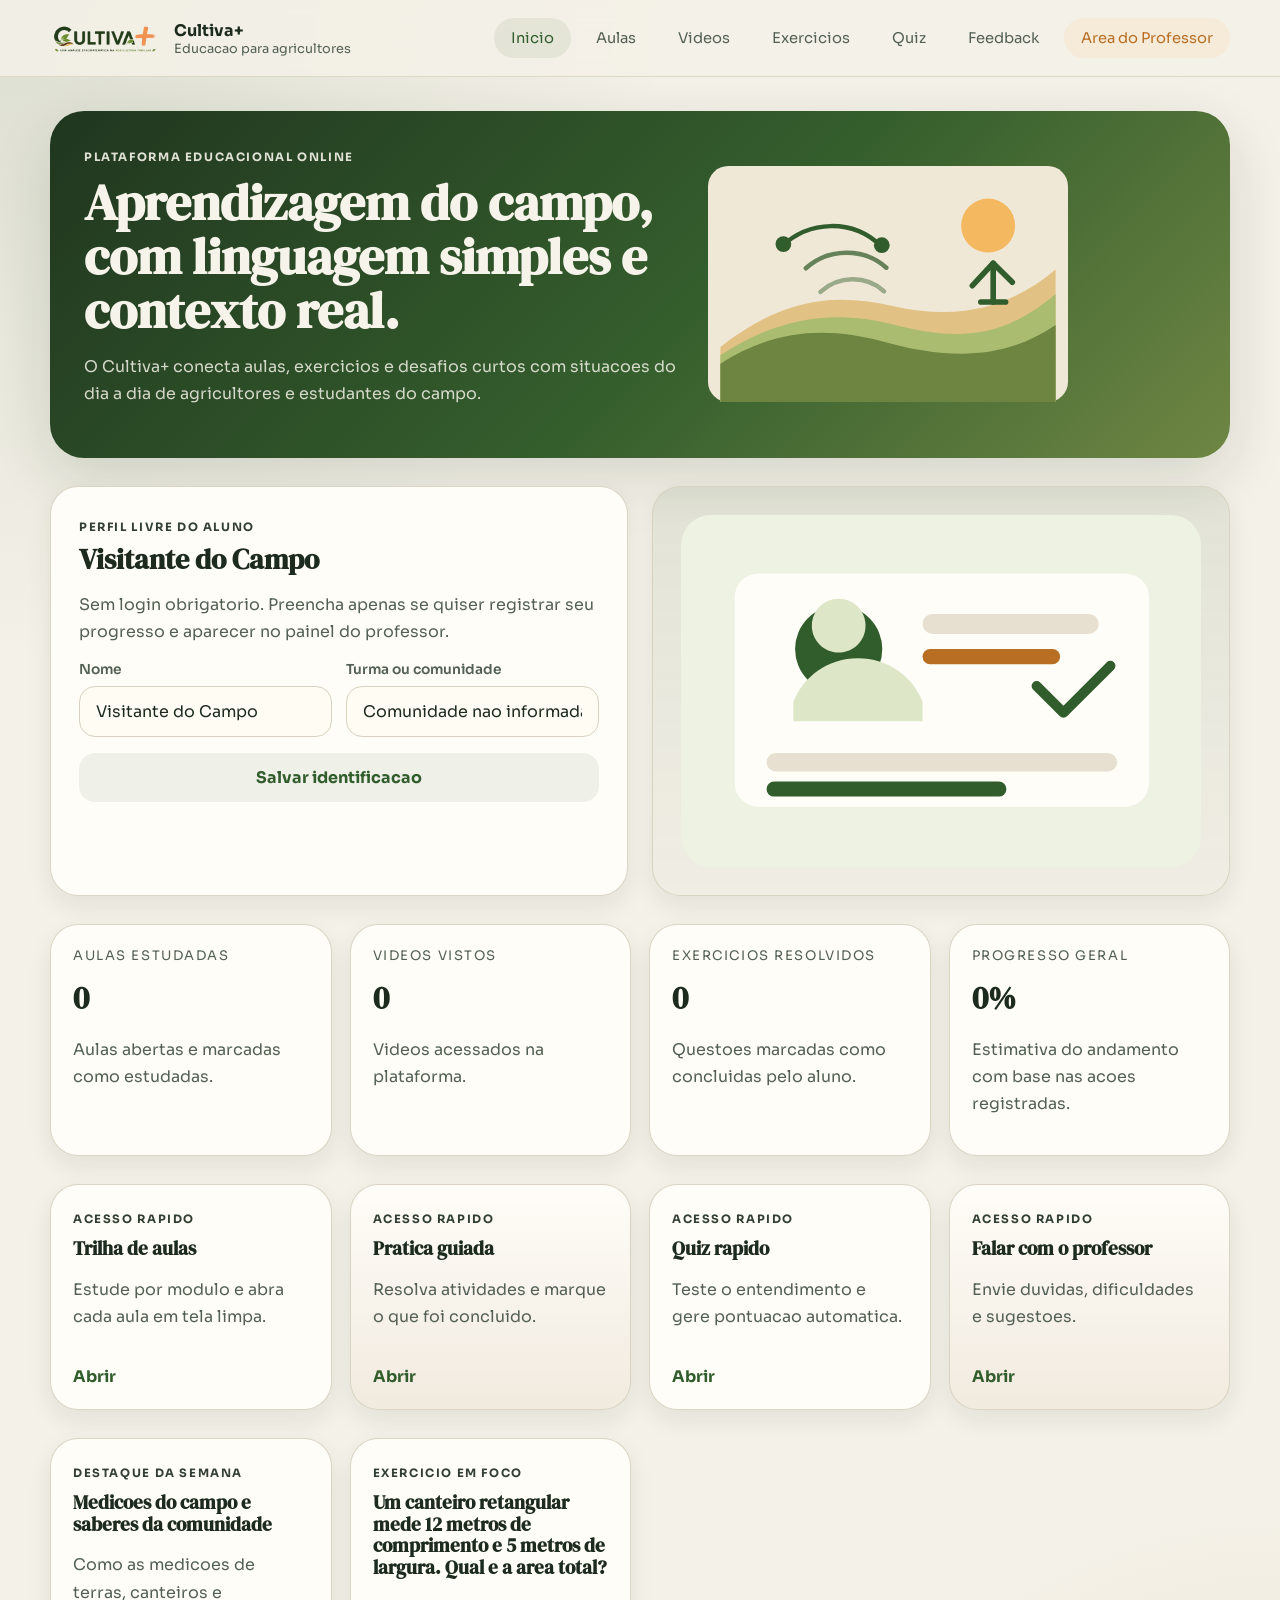
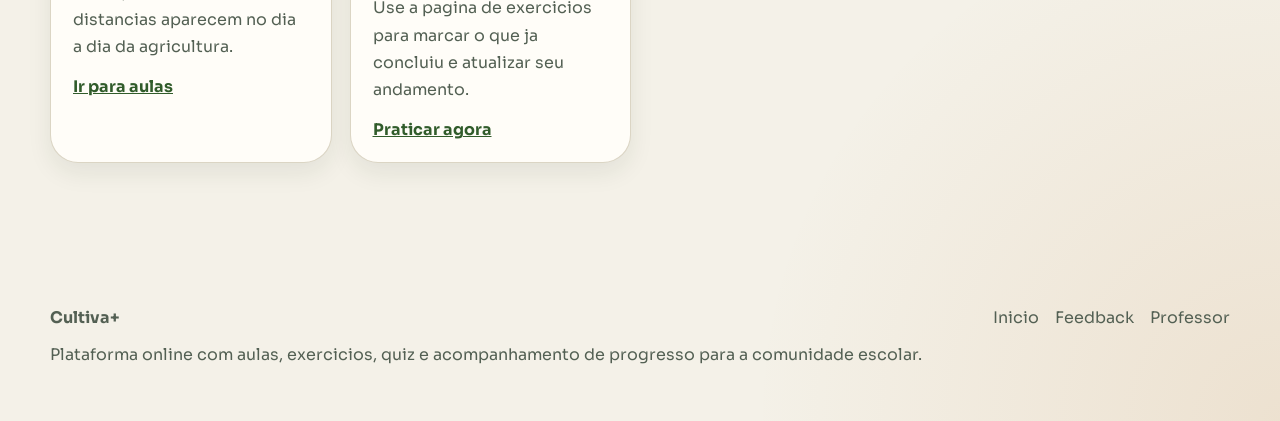
<file: index.html>
<!DOCTYPE html>
<html lang="pt-BR">
<head>
  <meta charset="UTF-8" />
  <meta http-equiv="refresh" content="0; url=./inicio/" />
  <meta name="viewport" content="width=device-width, initial-scale=1.0" />
  <title>Cultiva+ | Redirecionando</title>
  <script>
    window.location.replace("./inicio/");
  </script>
</head>
<body>
  <p>Redirecionando para a pagina inicial do Cultiva+...</p>
</body>
</html>
</file>
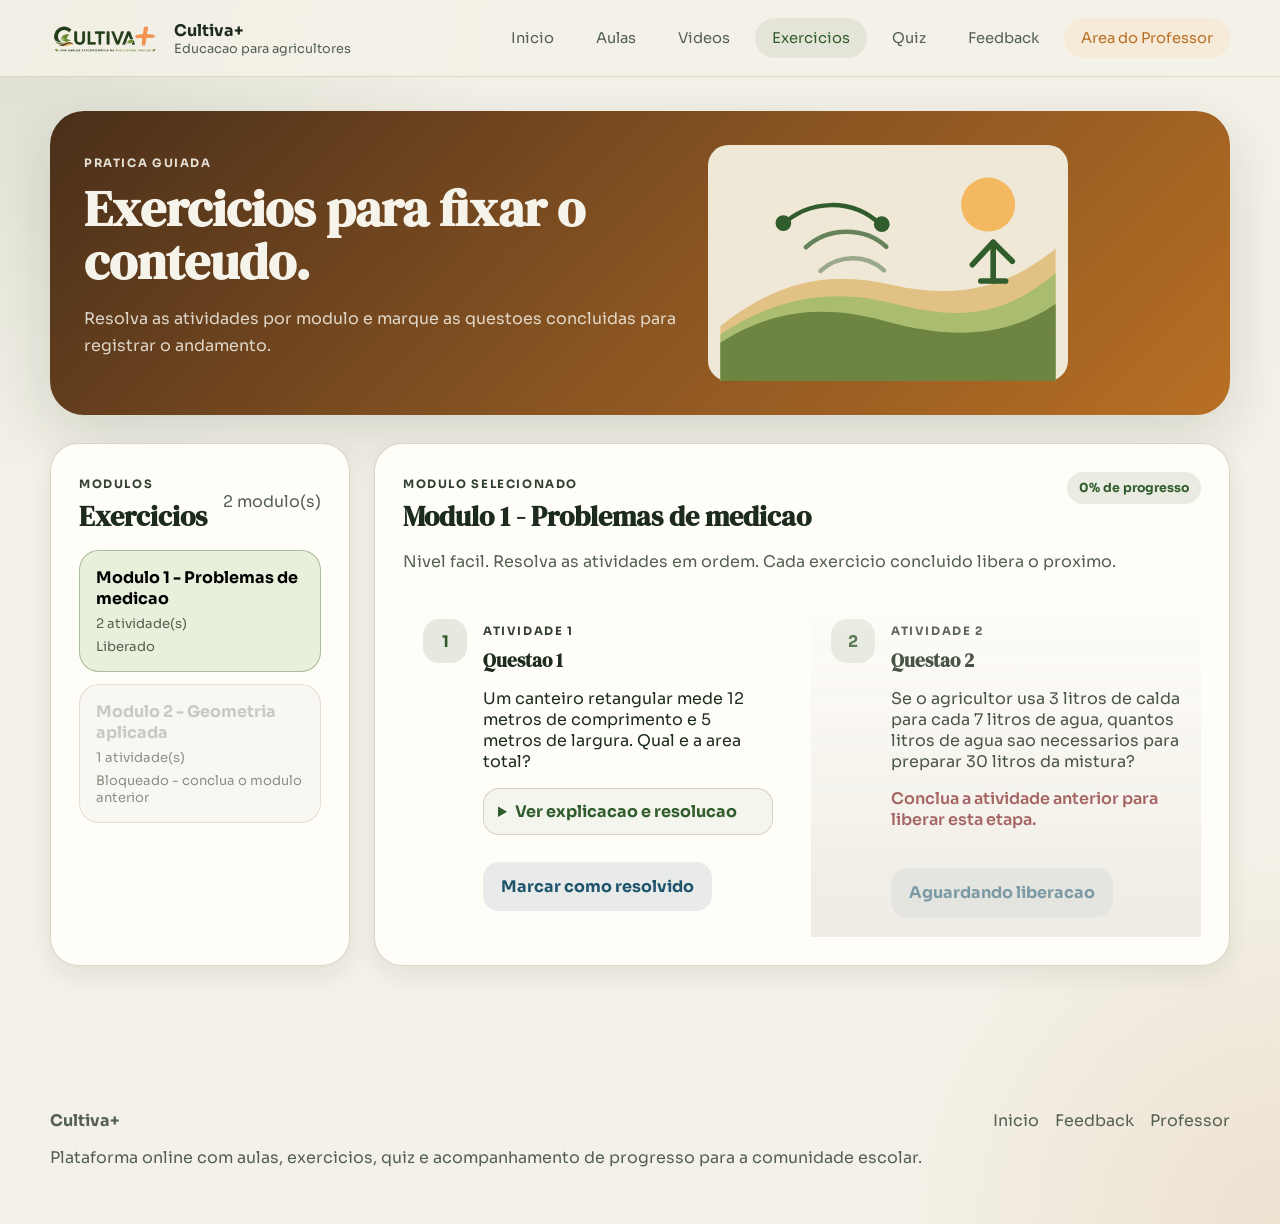
<file: exercicios/index.html>
<!DOCTYPE html>
<html lang="pt-BR">
<head>
  <meta charset="UTF-8" />
  <meta name="viewport" content="width=device-width, initial-scale=1.0" />
  <title>Cultiva+ | Exercicios</title>
  <link rel="preconnect" href="https://fonts.googleapis.com" />
  <link rel="preconnect" href="https://fonts.gstatic.com" crossorigin />
  <link href="https://fonts.googleapis.com/css2?family=Sora:wght@300;400;500;600;700;800&family=DM+Serif+Display:ital@0;1&display=swap" rel="stylesheet" />
  <link rel="stylesheet" href="../assets/shared.css" />
  <link rel="stylesheet" href="index.css" />
</head>
<body data-page="exercicios">
  <div id="site-header"></div>
  <main id="page-root" class="page-shell"></main>
  <div id="site-footer"></div>
  <div id="modal-root"></div>
  <div id="toast" class="toast"></div>
  <script type="module" src="index.js"></script>
</body>
</html>
</file>
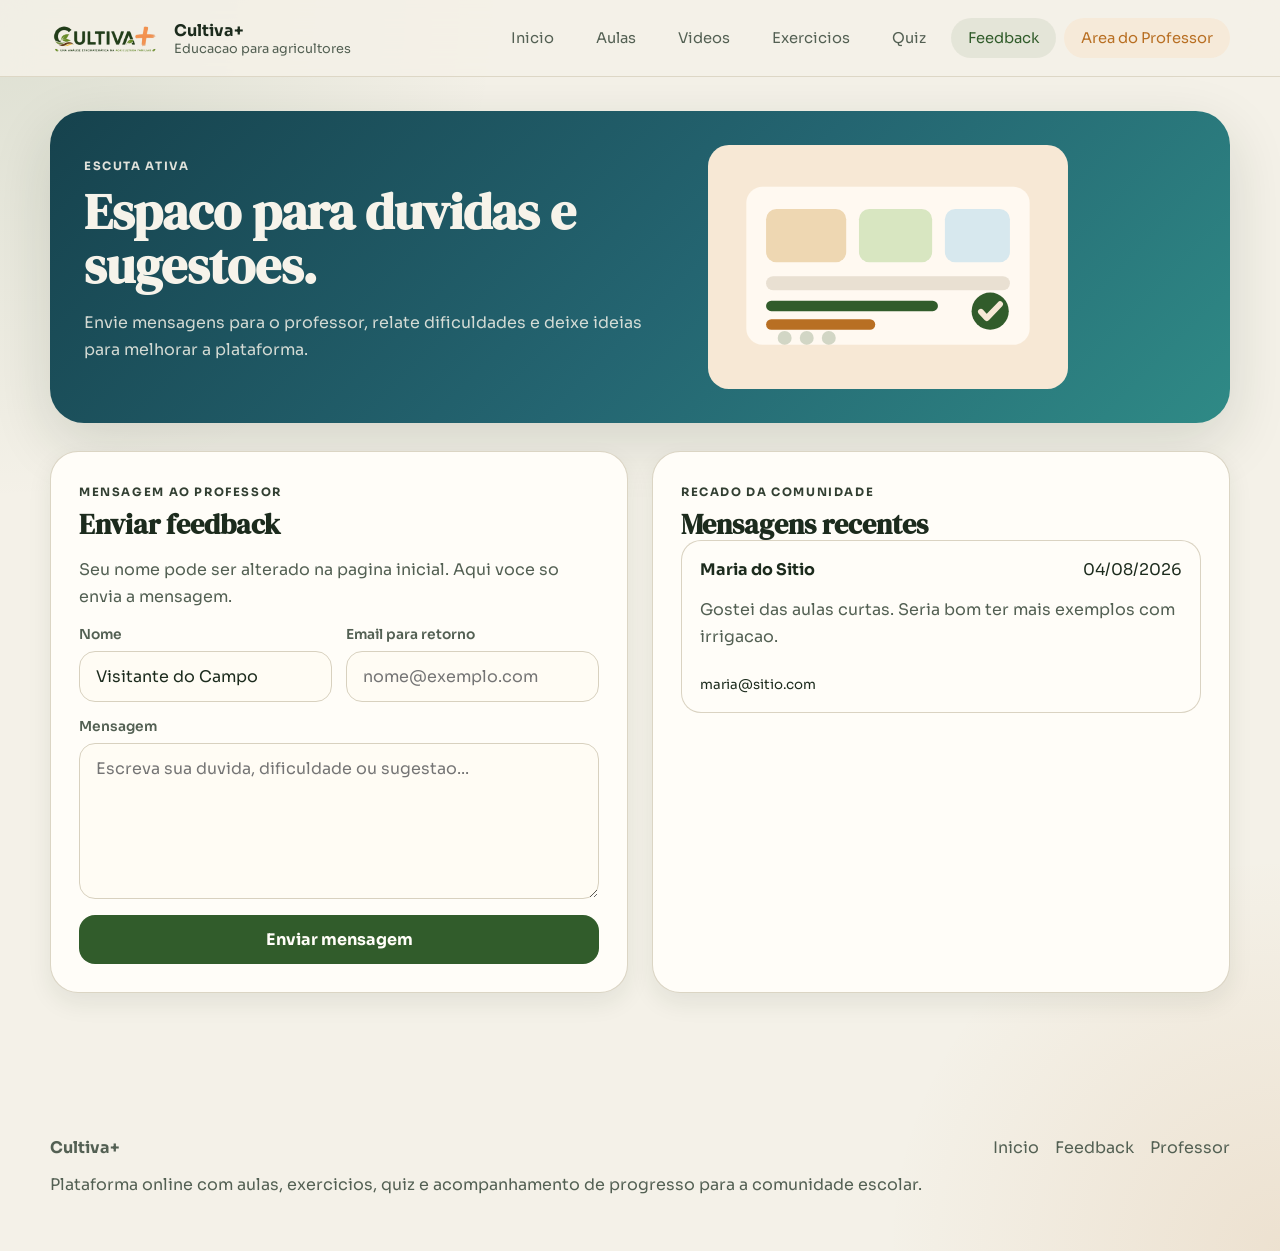
<file: feedback/index.html>
<!DOCTYPE html>
<html lang="pt-BR">
<head>
  <meta charset="UTF-8" />
  <meta name="viewport" content="width=device-width, initial-scale=1.0" />
  <title>Cultiva+ | Feedback</title>
  <link rel="preconnect" href="https://fonts.googleapis.com" />
  <link rel="preconnect" href="https://fonts.gstatic.com" crossorigin />
  <link href="https://fonts.googleapis.com/css2?family=Sora:wght@300;400;500;600;700;800&family=DM+Serif+Display:ital@0;1&display=swap" rel="stylesheet" />
  <link rel="stylesheet" href="../assets/shared.css" />
  <link rel="stylesheet" href="index.css" />
</head>
<body data-page="feedback">
  <div id="site-header"></div>
  <main id="page-root" class="page-shell"></main>
  <div id="site-footer"></div>
  <div id="modal-root"></div>
  <div id="toast" class="toast"></div>
  <script type="module" src="index.js"></script>
</body>
</html>
</file>
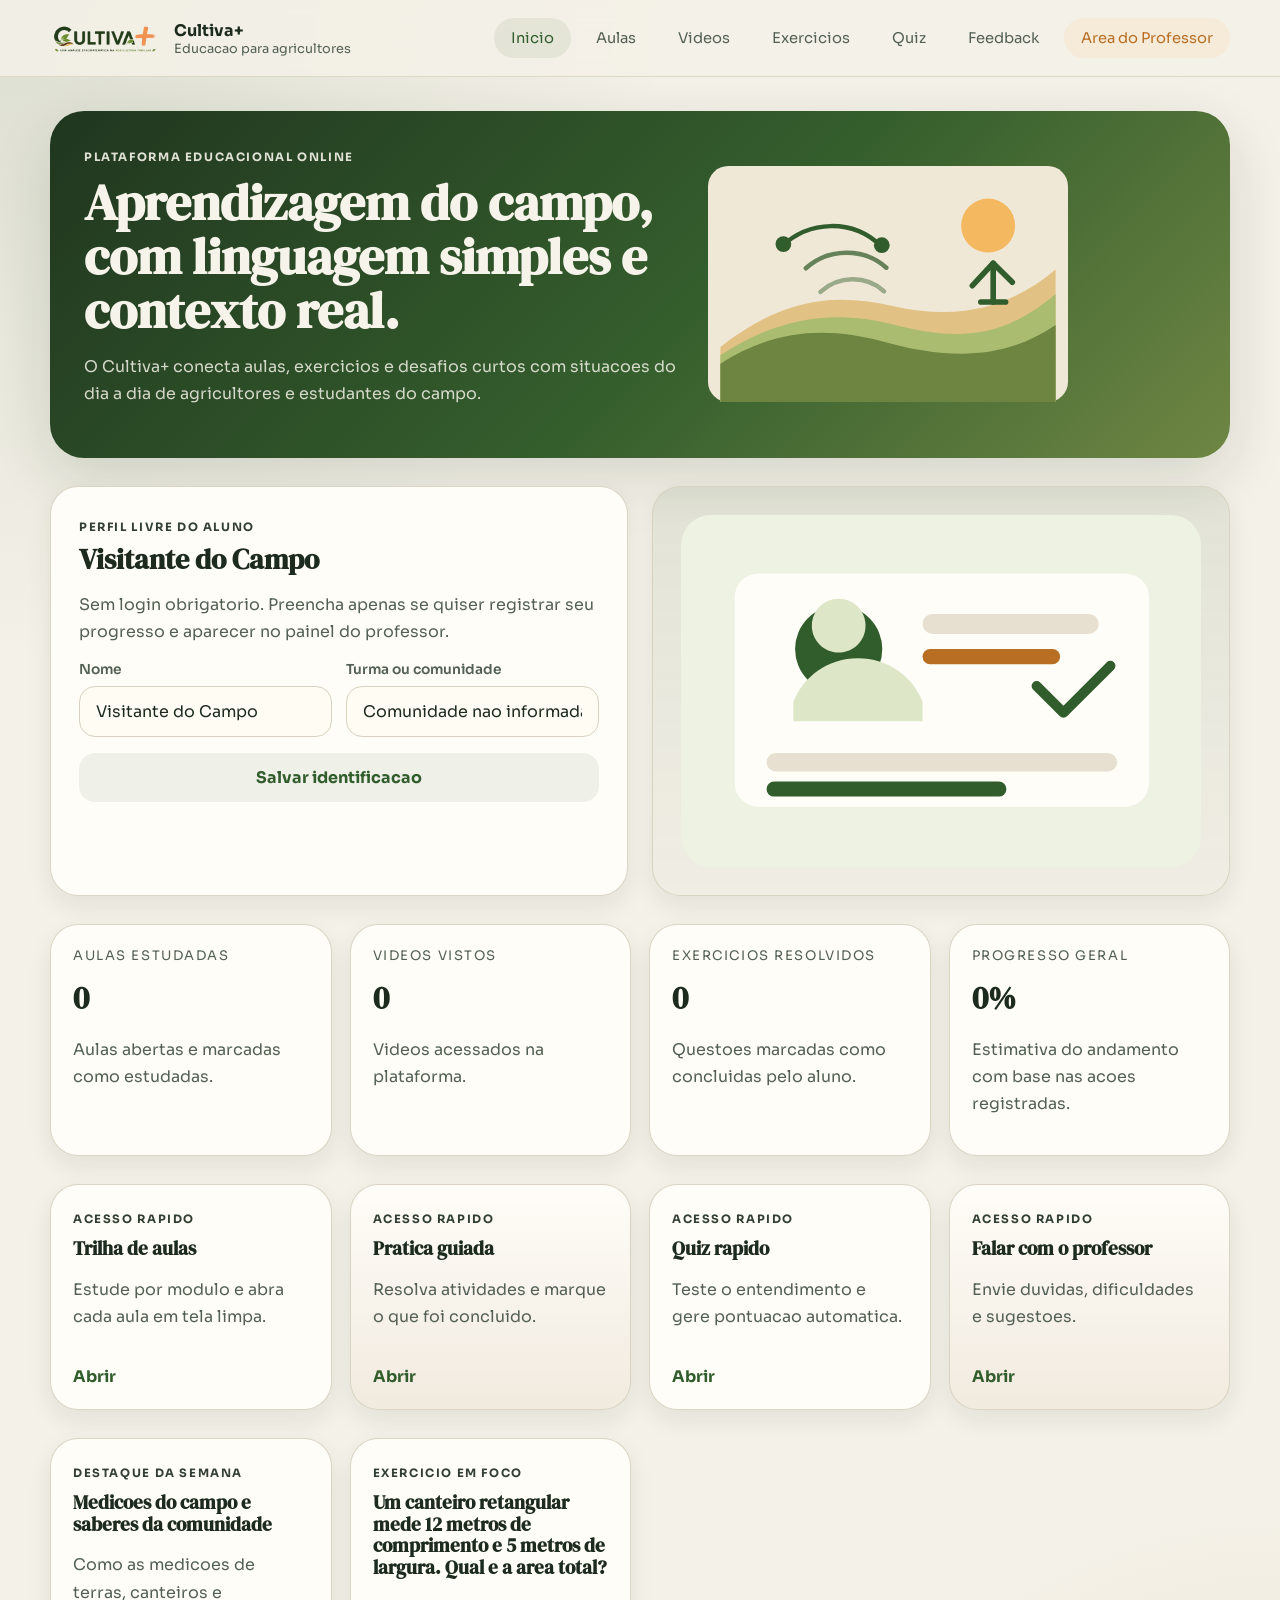
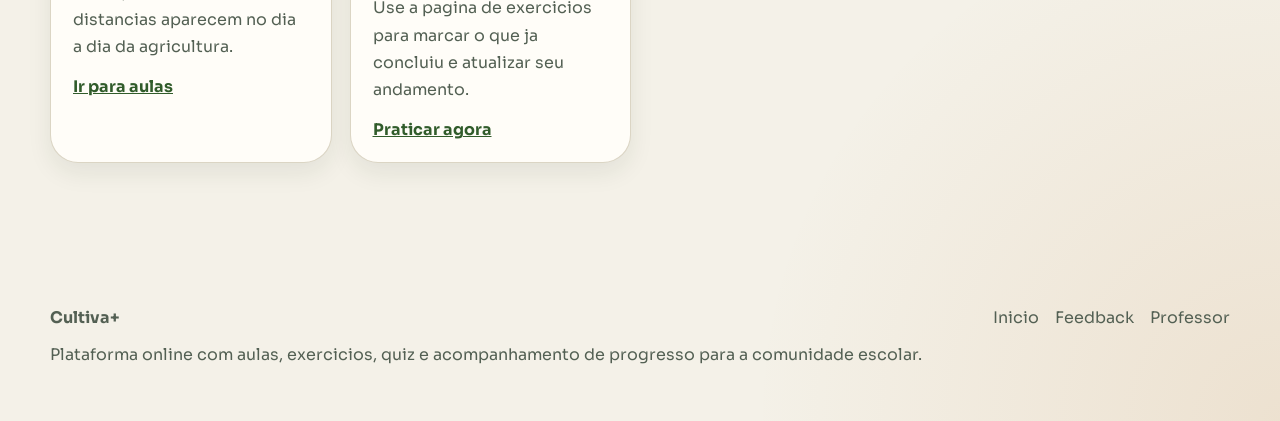
<file: inicio/index.html>
<!DOCTYPE html>
<html lang="pt-BR">
<head>
  <meta charset="UTF-8" />
  <meta name="viewport" content="width=device-width, initial-scale=1.0" />
  <title>Cultiva+ | Inicio</title>
  <link rel="preconnect" href="https://fonts.googleapis.com" />
  <link rel="preconnect" href="https://fonts.gstatic.com" crossorigin />
  <link href="https://fonts.googleapis.com/css2?family=Sora:wght@300;400;500;600;700;800&family=DM+Serif+Display:ital@0;1&display=swap" rel="stylesheet" />
  <link rel="stylesheet" href="../assets/shared.css" />
  <link rel="stylesheet" href="index.css" />
</head>
<body data-page="inicio">
  <div id="site-header"></div>
  <main id="page-root" class="page-shell"></main>
  <div id="site-footer"></div>
  <div id="modal-root"></div>
  <div id="toast" class="toast"></div>
  <script type="module" src="index.js"></script>
</body>
</html>
</file>
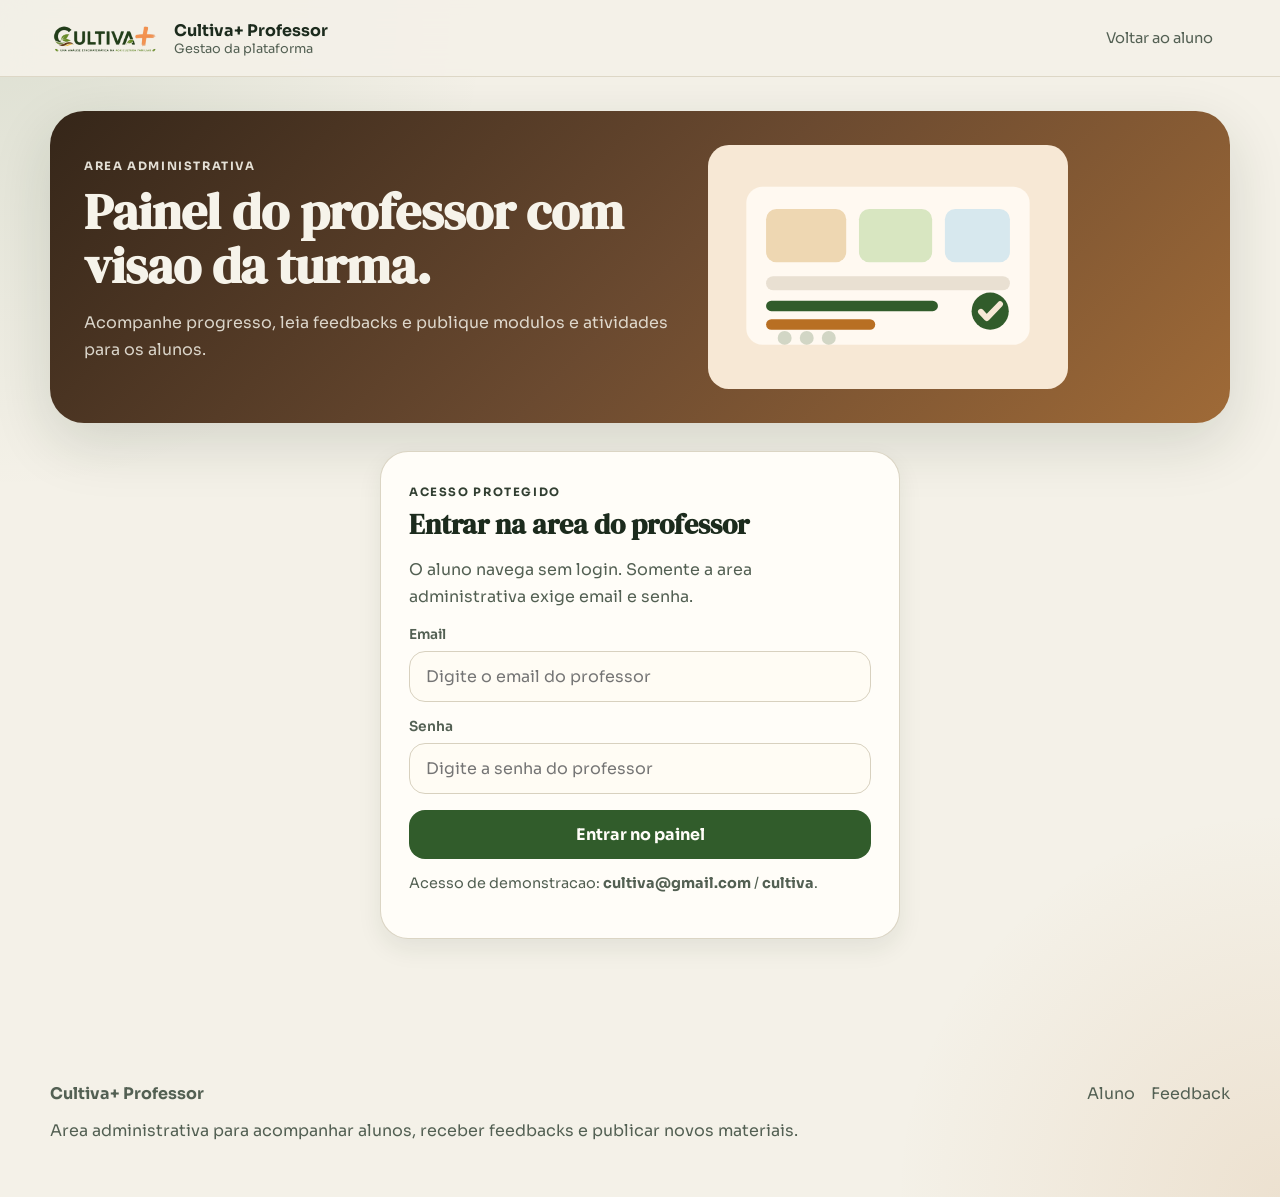
<file: professor/index.html>
<!DOCTYPE html>
<html lang="pt-BR">
<head>
  <meta charset="UTF-8" />
  <meta name="viewport" content="width=device-width, initial-scale=1.0" />
  <title>Cultiva+ | Professor</title>
  <link rel="preconnect" href="https://fonts.googleapis.com" />
  <link rel="preconnect" href="https://fonts.gstatic.com" crossorigin />
  <link href="https://fonts.googleapis.com/css2?family=Sora:wght@300;400;500;600;700;800&family=DM+Serif+Display:ital@0;1&display=swap" rel="stylesheet" />
  <link rel="stylesheet" href="../assets/shared.css" />
  <link rel="stylesheet" href="index.css" />
</head>
<body data-page="professor">
  <div id="site-header"></div>
  <main id="page-root" class="page-shell"></main>
  <div id="site-footer"></div>
  <div id="modal-root"></div>
  <div id="toast" class="toast"></div>
  <script type="module" src="index.js"></script>
</body>
</html>
</file>
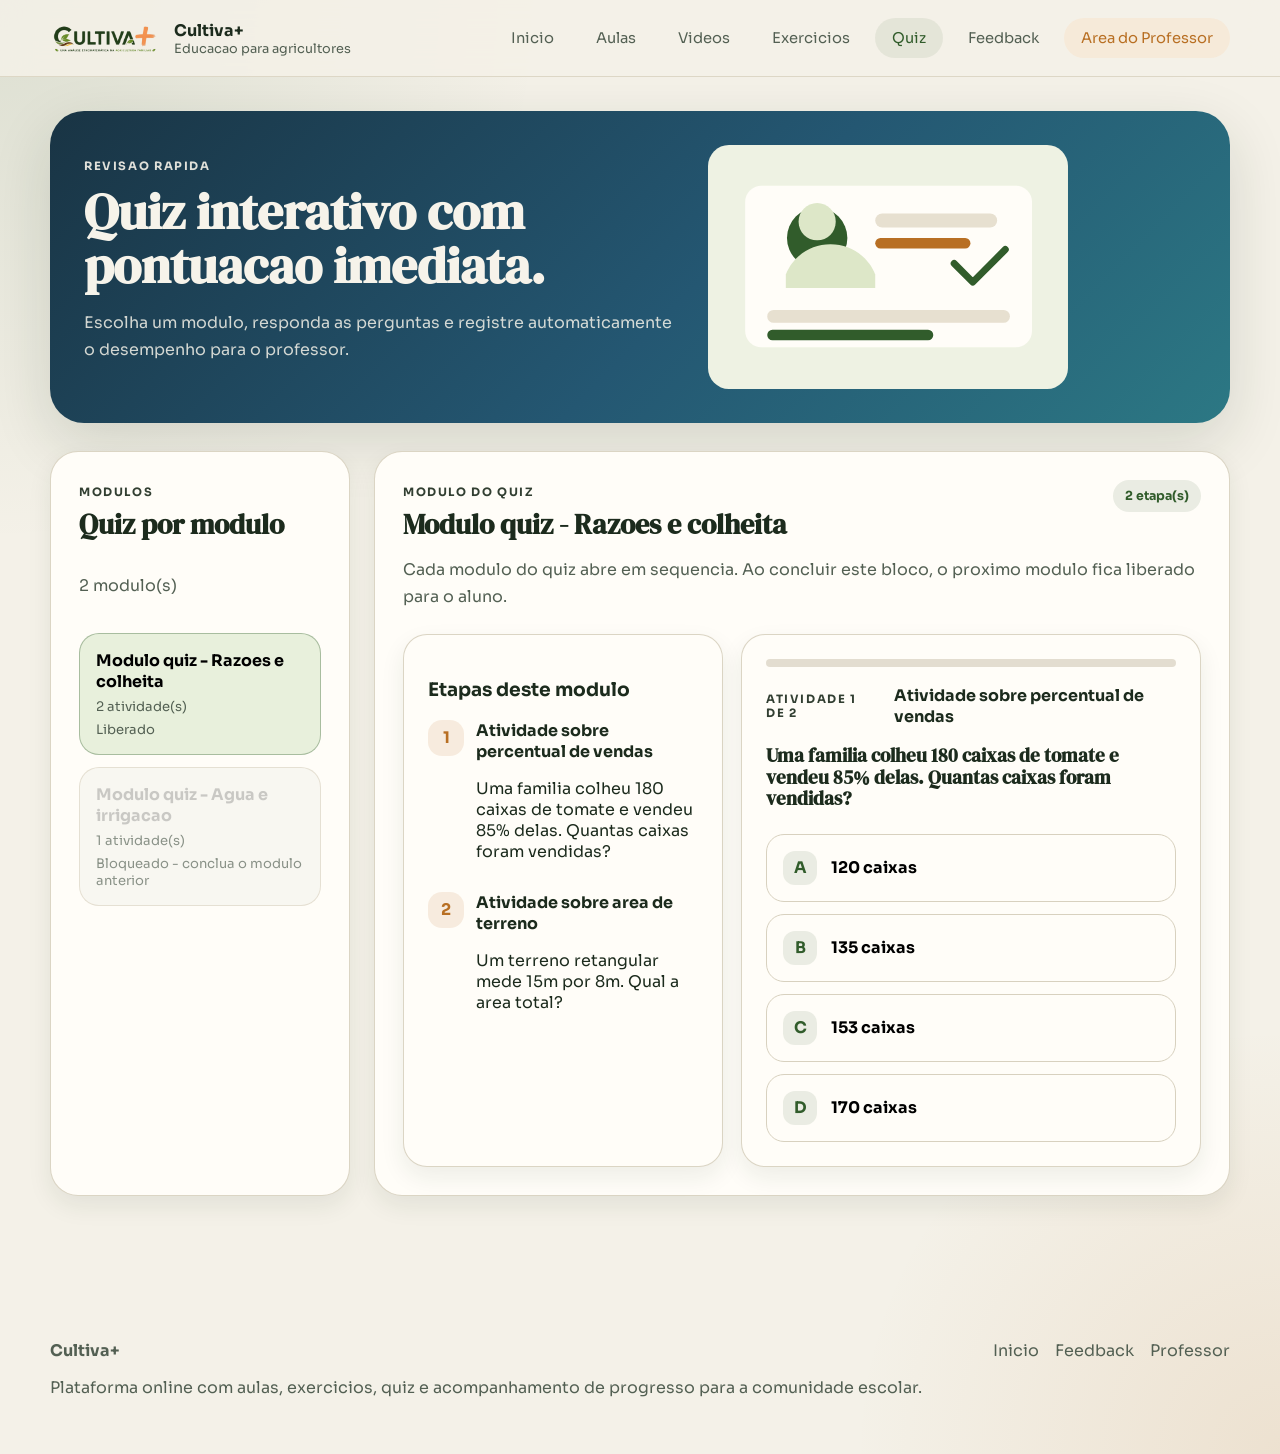
<file: quiz/index.html>
<!DOCTYPE html>
<html lang="pt-BR">
<head>
  <meta charset="UTF-8" />
  <meta name="viewport" content="width=device-width, initial-scale=1.0" />
  <title>Cultiva+ | Quiz</title>
  <link rel="preconnect" href="https://fonts.googleapis.com" />
  <link rel="preconnect" href="https://fonts.gstatic.com" crossorigin />
  <link href="https://fonts.googleapis.com/css2?family=Sora:wght@300;400;500;600;700;800&family=DM+Serif+Display:ital@0;1&display=swap" rel="stylesheet" />
  <link rel="stylesheet" href="../assets/shared.css" />
  <link rel="stylesheet" href="index.css" />
</head>
<body data-page="quiz">
  <div id="site-header"></div>
  <main id="page-root" class="page-shell"></main>
  <div id="site-footer"></div>
  <div id="modal-root"></div>
  <div id="toast" class="toast"></div>
  <script type="module" src="index.js"></script>
</body>
</html>
</file>
<file: assets/shared.css>
:root {
  --bg: #f4f1e8;
  --surface: #fffdf8;
  --surface-strong: #ffffff;
  --text: #1c2b1d;
  --text-soft: #536053;
  --line: #d8d1bf;
  --green: #315c2b;
  --green-strong: #234320;
  --green-soft: #e8f0dc;
  --blue: #1e556d;
  --orange: #b86f23;
  --orange-soft: #f6ead9;
  --shadow-sm: 0 10px 24px rgba(27, 48, 28, 0.08);
  --shadow-lg: 0 20px 60px rgba(24, 39, 22, 0.14);
  --radius: 18px;
  --radius-lg: 28px;
  --font-main: "Sora", sans-serif;
  --font-display: "DM Serif Display", serif;
}

*,
*::before,
*::after {
  box-sizing: border-box;
}

html {
  scroll-behavior: smooth;
}

body {
  margin: 0;
  font-family: var(--font-main);
  background:
    radial-gradient(circle at top left, rgba(49, 92, 43, 0.12), transparent 28%),
    radial-gradient(circle at bottom right, rgba(184, 111, 35, 0.12), transparent 22%),
    var(--bg);
  color: var(--text);
  min-height: 100vh;
}

img {
  max-width: 100%;
  display: block;
}

a {
  color: inherit;
}

button,
input,
select,
textarea {
  font: inherit;
}

.shell-inner {
  width: min(1180px, calc(100% - 32px));
  margin: 0 auto;
}

.site-header {
  position: sticky;
  top: 0;
  z-index: 50;
  backdrop-filter: blur(16px);
  background: rgba(244, 241, 232, 0.88);
  border-bottom: 1px solid rgba(216, 209, 191, 0.8);
}

.site-header .shell-inner {
  min-height: 76px;
  display: flex;
  align-items: center;
  justify-content: space-between;
  gap: 20px;
}

.brand-link {
  display: inline-flex;
  align-items: center;
  gap: 14px;
  text-decoration: none;
}

.brand-logo {
  width: 110px;
  height: 52px;
  object-fit: contain;
}

.brand-mark,
.brand-submark {
  display: block;
}

.brand-mark {
  font-weight: 700;
  font-size: 1rem;
}

.brand-submark {
  font-size: 0.8rem;
  color: var(--text-soft);
}

.site-nav {
  display: flex;
  align-items: center;
  gap: 8px;
}

.nav-link {
  text-decoration: none;
  border: 1px solid transparent;
  border-radius: 999px;
  padding: 10px 16px;
  font-size: 0.92rem;
  color: var(--text-soft);
  transition: 0.2s ease;
}

.nav-link:hover,
.nav-link.active,
.button-link:hover {
  color: var(--green);
  background: rgba(49, 92, 43, 0.08);
}

.nav-link-professor {
  background: var(--orange-soft);
  color: var(--orange);
}

.button-link {
  background: none;
  border: 0;
  cursor: pointer;
}

.menu-toggle {
  display: none;
  width: 44px;
  height: 44px;
  border-radius: 14px;
  border: 1px solid var(--line);
  background: var(--surface);
  cursor: pointer;
  align-items: center;
  justify-content: center;
  flex-direction: column;
  gap: 5px;
}

.menu-toggle span {
  width: 20px;
  height: 2px;
  background: var(--text);
  border-radius: 999px;
}

.page-shell {
  width: min(1180px, calc(100% - 32px));
  margin: 34px auto 120px;
}

.page-banner {
  display: grid;
  grid-template-columns: 1.1fr 0.9fr;
  gap: 28px;
  align-items: center;
  background: linear-gradient(135deg, #233f22 0%, #315c2b 55%, #587733 100%);
  color: #f6f3ea;
  border-radius: 34px;
  padding: 34px;
  box-shadow: var(--shadow-lg);
  overflow: hidden;
}

.page-banner-feedback {
  background: linear-gradient(135deg, #1f4f5a 0%, #2c6879 55%, #3e887f 100%);
}

.page-banner-professor {
  background: linear-gradient(135deg, #3e2d1f 0%, #6e4a2e 50%, #9e6b35 100%);
}

.page-banner-copy h1 {
  margin: 10px 0 14px;
  font-family: var(--font-display);
  font-size: clamp(2rem, 4vw, 4rem);
  line-height: 1.05;
}

.page-banner-copy p {
  max-width: 620px;
  font-size: 1rem;
  line-height: 1.7;
  color: rgba(246, 243, 234, 0.84);
}

.page-banner-art {
  justify-self: end;
}

.page-banner-art img {
  width: min(100%, 360px);
}

.eyebrow {
  display: inline-flex;
  align-items: center;
  gap: 8px;
  text-transform: uppercase;
  letter-spacing: 0.14em;
  font-size: 0.72rem;
  font-weight: 700;
  color: inherit;
  opacity: 0.9;
}

.profile-grid,
.feedback-grid,
.content-split,
.dashboard-columns {
  display: grid;
  gap: 24px;
  margin-top: 28px;
}

.profile-grid,
.feedback-grid,
.dashboard-columns {
  grid-template-columns: repeat(2, minmax(0, 1fr));
}

.content-split {
  grid-template-columns: 300px minmax(0, 1fr);
}

.profile-card,
.dashboard-panel,
.sidebar-card,
.content-stage,
.metric-card,
.action-card,
.feature-card,
.login-card {
  background: var(--surface);
  border: 1px solid rgba(216, 209, 191, 0.9);
  border-radius: var(--radius-lg);
  box-shadow: var(--shadow-sm);
  min-width: 0;
}

.profile-card,
.dashboard-panel,
.sidebar-card,
.content-stage,
.login-card {
  padding: 28px;
}

.profile-card-visual {
  display: flex;
  align-items: center;
  justify-content: center;
  background: linear-gradient(180deg, rgba(49, 92, 43, 0.09), rgba(49, 92, 43, 0.02));
}

.panel-header,
.sidebar-header,
.stage-header,
.student-card-head,
.feedback-item-head {
  display: flex;
  align-items: flex-start;
  justify-content: space-between;
  gap: 16px;
  flex-wrap: wrap;
}

.panel-header > div,
.sidebar-header > div,
.stage-header > div,
.student-card-head > div,
.feedback-item-head > div {
  min-width: 0;
}

.panel-header h2,
.panel-header h3,
.sidebar-header h2,
.sidebar-header h3,
.stage-header h2,
.login-card h2 {
  margin: 8px 0 0;
  font-family: var(--font-display);
  font-size: clamp(1.4rem, 2.2vw, 2.2rem);
  line-height: 1.1;
  overflow-wrap: anywhere;
}

.panel-copy,
.stage-copy,
.metric-helper,
.feature-card p,
.action-card p,
.feedback-item p,
.manager-activity-card p,
.student-card span,
.student-card small,
.sidebar-header p,
.login-card p {
  color: var(--text-soft);
  line-height: 1.7;
}

.stack-form {
  display: grid;
  gap: 16px;
}

.draft-list {
  display: grid;
  gap: 14px;
}

.draft-card {
  border: 1px solid rgba(216, 209, 191, 0.95);
  border-radius: 22px;
  background: #fffdf8;
  padding: 18px;
  display: grid;
  gap: 14px;
}

.draft-card-head {
  display: flex;
  align-items: flex-start;
  justify-content: space-between;
  gap: 12px;
  flex-wrap: wrap;
}

.draft-card-head h4 {
  margin: 8px 0 0;
  font-family: var(--font-display);
  font-size: 1.2rem;
  line-height: 1.15;
}

.form-actions-row {
  display: flex;
  align-items: center;
  gap: 12px;
  flex-wrap: wrap;
}

.form-grid {
  display: grid;
  grid-template-columns: repeat(2, minmax(0, 1fr));
  gap: 14px;
}

.form-group {
  display: grid;
  gap: 8px;
}

.form-group label {
  font-size: 0.86rem;
  font-weight: 600;
  color: var(--text-soft);
}

.form-group input,
.form-group select,
.form-group textarea {
  width: 100%;
  border-radius: 16px;
  border: 1px solid var(--line);
  padding: 14px 16px;
  background: #fffcf4;
  color: var(--text);
  outline: none;
  transition: 0.2s ease;
}

.form-group input:focus,
.form-group select:focus,
.form-group textarea:focus {
  border-color: rgba(49, 92, 43, 0.5);
  box-shadow: 0 0 0 4px rgba(49, 92, 43, 0.08);
}

.primary-button,
.secondary-button,
.mark-button,
.tab-chip,
.icon-button {
  border: 0;
  border-radius: 16px;
  cursor: pointer;
  transition: 0.2s ease;
}

.primary-button,
.secondary-button,
.mark-button {
  padding: 14px 18px;
  font-weight: 700;
}

.primary-button {
  background: var(--green);
  color: #fffdf8;
}

.primary-button:hover {
  background: var(--green-strong);
}

.secondary-button {
  background: rgba(49, 92, 43, 0.08);
  color: var(--green);
}

.secondary-button:hover {
  background: rgba(49, 92, 43, 0.14);
}

.dashboard-grid,
.home-actions,
.feature-grid {
  display: grid;
  grid-template-columns: repeat(4, minmax(0, 1fr));
  gap: 18px;
  margin-top: 28px;
}

.metric-card,
.action-card,
.feature-card {
  padding: 22px;
}

.metric-label {
  display: block;
  font-size: 0.82rem;
  text-transform: uppercase;
  letter-spacing: 0.12em;
  color: var(--text-soft);
}

.metric-value {
  display: block;
  margin-top: 12px;
  font-family: var(--font-display);
  font-size: 2rem;
}

.action-card,
.feature-card {
  text-decoration: none;
}

.action-card {
  display: flex;
  flex-direction: column;
  justify-content: space-between;
  min-height: 220px;
}

.action-card:hover,
.feature-card:hover,
.content-card:hover,
.exercise-card:hover,
.manager-module:hover,
.manager-activity-card:hover,
.student-card:hover,
.feedback-item:hover {
  transform: translateY(-4px);
  box-shadow: var(--shadow-lg);
}

.action-card h3,
.feature-card h3,
.content-card h3,
.exercise-card h3,
.quiz-card h3 {
  margin: 10px 0 10px;
  font-family: var(--font-display);
  line-height: 1.15;
  overflow-wrap: anywhere;
}

.action-arrow,
.text-link {
  margin-top: 20px;
  color: var(--green);
  font-weight: 700;
}

.module-list {
  display: grid;
  gap: 12px;
  margin-top: 18px;
}

.module-pill {
  text-align: left;
  padding: 16px;
  border-radius: 20px;
  border: 1px solid rgba(216, 209, 191, 0.95);
  background: #fffdf8;
  cursor: pointer;
  transition: 0.2s ease;
}

.module-pill:disabled {
  cursor: not-allowed;
}

.module-pill.locked {
  opacity: 0.68;
  background: rgba(84, 96, 83, 0.06);
}

.module-pill.active {
  border-color: rgba(49, 92, 43, 0.35);
  background: var(--green-soft);
}

.module-pill-top,
.module-pill-bottom {
  display: block;
}

.module-pill-top {
  font-weight: 700;
}

.module-pill-bottom {
  margin-top: 6px;
  font-size: 0.82rem;
  color: var(--text-soft);
}

.stage-badge,
.status-chip,
.pill-tag,
.tab-chip {
  display: inline-flex;
  align-items: center;
  justify-content: center;
}

.stage-badge,
.status-chip,
.pill-tag {
  border-radius: 999px;
  padding: 8px 12px;
  font-size: 0.78rem;
  font-weight: 700;
}

.stage-badge {
  background: rgba(49, 92, 43, 0.1);
  color: var(--green);
}

.status-chip {
  background: rgba(84, 96, 83, 0.08);
  color: var(--text-soft);
}

.status-chip.done {
  background: rgba(49, 92, 43, 0.14);
  color: var(--green);
}

.status-chip.locked {
  background: rgba(163, 53, 53, 0.08);
  color: #8f4141;
}

.pill-tag {
  background: rgba(30, 85, 109, 0.1);
  color: var(--blue);
}

.content-grid {
  display: grid;
  grid-template-columns: repeat(2, minmax(0, 1fr));
  gap: 18px;
  margin-top: 24px;
}

.content-card,
.exercise-card,
.quiz-summary-card,
.quiz-card-shell,
.student-card,
.feedback-item,
.manager-module,
.manager-activity-card,
.empty-card {
  transition: 0.2s ease;
}

.content-card {
  overflow: hidden;
}

.content-card.locked,
.exercise-card.locked {
  opacity: 0.8;
  background: linear-gradient(180deg, rgba(255, 253, 248, 0.98), rgba(232, 229, 221, 0.92));
}

.content-image {
  width: 100%;
  height: 220px;
  object-fit: cover;
}

.content-card-body {
  padding: 22px;
}

.card-actions {
  display: flex;
  align-items: center;
  justify-content: space-between;
  gap: 12px;
  margin-top: 18px;
}

.exercise-card {
  display: grid;
  grid-template-columns: auto minmax(0, 1fr);
  grid-template-areas:
    "number content"
    ". action";
  gap: 16px;
  align-items: flex-start;
  padding: 20px;
}

.exercise-number {
  grid-area: number;
  width: 44px;
  height: 44px;
  display: grid;
  place-items: center;
  border-radius: 16px;
  background: rgba(49, 92, 43, 0.12);
  color: var(--green);
  font-weight: 700;
}

.exercise-content {
  grid-area: content;
  min-width: 0;
}

.locked-copy {
  margin-top: 10px;
  color: #8f4141;
  font-weight: 600;
}

.exercise-resolution {
  margin-top: 14px;
  border: 1px solid rgba(216, 209, 191, 0.95);
  border-radius: 16px;
  background: rgba(49, 92, 43, 0.05);
  padding: 12px 14px;
}

.exercise-resolution summary {
  cursor: pointer;
  font-weight: 700;
  color: var(--green);
}

.exercise-resolution p {
  margin: 12px 0 0;
  color: var(--text-soft);
}

.mark-button {
  grid-area: action;
  justify-self: start;
  align-self: start;
  margin-top: 6px;
  background: rgba(30, 85, 109, 0.1);
  color: var(--blue);
}

.mark-button:disabled,
.secondary-button:disabled {
  cursor: not-allowed;
  opacity: 0.7;
}

.mark-button.done {
  background: rgba(49, 92, 43, 0.14);
  color: var(--green);
}

.quiz-layout {
  display: grid;
  grid-template-columns: 320px minmax(0, 1fr);
  gap: 18px;
  margin-top: 24px;
}

.quiz-summary-card,
.quiz-card {
  background: var(--surface);
  border: 1px solid rgba(216, 209, 191, 0.9);
  border-radius: 24px;
  box-shadow: var(--shadow-sm);
}

.quiz-summary-card,
.quiz-card {
  padding: 24px;
}

.quiz-summary-list {
  display: grid;
  gap: 14px;
  margin-top: 18px;
}

.quiz-summary-item {
  display: grid;
  grid-template-columns: auto 1fr;
  gap: 12px;
}

.quiz-counter {
  width: 36px;
  height: 36px;
  display: grid;
  place-items: center;
  border-radius: 14px;
  background: rgba(184, 111, 35, 0.12);
  color: var(--orange);
  font-weight: 700;
}

.quiz-progress {
  width: 100%;
  height: 8px;
  border-radius: 999px;
  background: rgba(216, 209, 191, 0.7);
  overflow: hidden;
}

.quiz-progress-fill,
.progress-bar-fill {
  height: 100%;
  background: linear-gradient(90deg, var(--green), #4d7d42);
}

.quiz-head {
  display: flex;
  align-items: center;
  justify-content: space-between;
  gap: 14px;
  margin: 18px 0;
}

.quiz-options {
  display: grid;
  gap: 12px;
  margin-top: 24px;
}

.quiz-option {
  width: 100%;
  display: flex;
  align-items: center;
  gap: 14px;
  border: 1px solid var(--line);
  background: #fffdf8;
  border-radius: 18px;
  padding: 16px;
  cursor: pointer;
}

.quiz-option span {
  width: 34px;
  height: 34px;
  display: grid;
  place-items: center;
  border-radius: 12px;
  background: rgba(49, 92, 43, 0.1);
  color: var(--green);
  font-weight: 700;
}

.quiz-option:disabled {
  opacity: 0.72;
  cursor: default;
}

.quiz-option.is-correct,
.quiz-option.is-answer {
  border-color: rgba(49, 92, 43, 0.45);
  background: rgba(49, 92, 43, 0.08);
}

.quiz-option.is-wrong {
  border-color: rgba(163, 53, 53, 0.35);
  background: rgba(163, 53, 53, 0.08);
}

.quiz-feedback {
  margin-top: 16px;
  border-radius: 18px;
  padding: 16px 18px;
  border: 1px solid rgba(216, 209, 191, 0.95);
}

.quiz-feedback.success {
  background: rgba(49, 92, 43, 0.08);
  border-color: rgba(49, 92, 43, 0.2);
}

.quiz-feedback.error {
  background: rgba(163, 53, 53, 0.08);
  border-color: rgba(163, 53, 53, 0.2);
}

.quiz-feedback p {
  margin: 8px 0 0;
  color: var(--text-soft);
}

.quiz-footer {
  display: none;
  justify-content: flex-end;
  margin-top: 18px;
}

.quiz-footer.visible {
  display: flex;
}

.quiz-score {
  font-family: var(--font-display);
  font-size: 3rem;
  margin: 12px 0;
}

.feedback-stack,
.student-cards,
.manager-activity-list {
  display: grid;
  gap: 14px;
}

.feedback-item,
.student-card,
.manager-module,
.manager-activity-card,
.empty-card {
  border-radius: 20px;
  border: 1px solid rgba(216, 209, 191, 0.95);
  background: #fffdf8;
  padding: 18px;
}

.feedback-item small {
  display: inline-block;
  margin-top: 10px;
}

.progress-bar {
  width: 100%;
  height: 10px;
  border-radius: 999px;
  background: rgba(216, 209, 191, 0.8);
  overflow: hidden;
  margin: 14px 0;
}

.student-stats {
  display: flex;
  flex-wrap: wrap;
  gap: 10px 14px;
  color: var(--text-soft);
  font-size: 0.86rem;
}

.tab-row {
  display: flex;
  flex-wrap: wrap;
  gap: 12px;
  margin: 20px 0 26px;
}

.tab-chip {
  padding: 10px 14px;
  background: rgba(49, 92, 43, 0.08);
  color: var(--green);
  font-weight: 700;
}

.tab-chip.active {
  background: var(--green);
  color: #fffdf8;
}

.manager-layout {
  display: grid;
  grid-template-columns: 300px minmax(0, 1fr);
  gap: 24px;
  align-items: start;
}

.manager-sidebar,
.manager-content {
  min-width: 0;
  display: grid;
  gap: 18px;
}

.compact-panel {
  padding: 22px;
}

.compact-panel .panel-header h3 {
  font-size: clamp(1.3rem, 2vw, 1.8rem);
}

.manager-module {
  display: grid;
  grid-template-columns: minmax(0, 1fr);
  gap: 12px;
  align-items: center;
}

.manager-module.active {
  border-color: rgba(49, 92, 43, 0.4);
  background: var(--green-soft);
}

.manager-module-main {
  border: 0;
  background: transparent;
  text-align: left;
  cursor: pointer;
  display: grid;
  gap: 4px;
  min-width: 0;
}

.manager-module-main strong,
.manager-module-main span {
  display: block;
  overflow-wrap: anywhere;
}

.manager-module-main span {
  font-size: 0.82rem;
  color: var(--text-soft);
}

.icon-actions {
  display: flex;
  gap: 8px;
  flex-wrap: wrap;
}

.icon-button {
  padding: 10px 12px;
  background: rgba(49, 92, 43, 0.1);
  color: var(--green);
  font-size: 0.84rem;
  font-weight: 700;
  max-width: 100%;
}

.icon-button.danger {
  background: rgba(184, 43, 43, 0.1);
  color: #a33535;
}

.hidden {
  display: none !important;
}

.login-panel {
  margin-top: 28px;
  display: grid;
  place-items: center;
}

.login-card {
  width: min(520px, 100%);
}

.login-note {
  margin-top: 12px;
  font-size: 0.9rem;
}

.modal-overlay {
  position: fixed;
  inset: 0;
  background: rgba(16, 23, 16, 0.5);
  display: grid;
  place-items: center;
  padding: 24px;
  z-index: 80;
}

.modal-card {
  position: relative;
  width: min(760px, 100%);
  max-height: 88vh;
  overflow: auto;
  background: var(--surface);
  border-radius: 28px;
  box-shadow: var(--shadow-lg);
}

.modal-close {
  position: absolute;
  top: 18px;
  right: 18px;
  width: 42px;
  height: 42px;
  border-radius: 14px;
  border: 0;
  background: rgba(0, 0, 0, 0.05);
  cursor: pointer;
}

.modal-content {
  display: grid;
}

.modal-image {
  width: 100%;
  height: 240px;
  object-fit: cover;
}

.modal-body {
  padding: 28px;
}

.modal-lead {
  font-weight: 600;
  color: var(--text);
}

.toast {
  position: fixed;
  right: 20px;
  bottom: 20px;
  z-index: 90;
  background: var(--text);
  color: #fffdf8;
  padding: 14px 18px;
  border-radius: 16px;
  box-shadow: var(--shadow-lg);
  opacity: 0;
  transform: translateY(16px);
  transition: 0.2s ease;
}

.toast.show {
  opacity: 1;
  transform: translateY(0);
}

.toast.success {
  background: var(--green);
}

.toast.error {
  background: #a33535;
}

.toast.info {
  background: var(--blue);
}

.site-footer {
  padding: 24px 0 40px;
  color: var(--text-soft);
}

.footer-grid {
  display: flex;
  align-items: flex-start;
  justify-content: space-between;
  gap: 20px;
}

.footer-links {
  display: flex;
  gap: 16px;
  flex-wrap: wrap;
}

.footer-links a {
  text-decoration: none;
}

.empty-inline {
  color: var(--text-soft);
}

@media (max-width: 1200px) {
  .dashboard-grid,
  .home-actions,
  .feature-grid {
    grid-template-columns: repeat(2, minmax(0, 1fr));
  }

  .manager-layout {
    grid-template-columns: minmax(250px, 280px) minmax(0, 1fr);
  }

  .compact-panel .panel-header h3 {
    font-size: clamp(1.2rem, 1.9vw, 1.6rem);
  }
}

@media (max-width: 980px) {
  .page-banner,
  .content-split,
  .quiz-layout,
  .manager-layout,
  .profile-grid,
  .feedback-grid,
  .dashboard-columns {
    grid-template-columns: 1fr;
  }

  .manager-sidebar,
  .manager-content {
    width: 100%;
  }

  .dashboard-grid,
  .home-actions,
  .feature-grid {
    grid-template-columns: repeat(2, minmax(0, 1fr));
  }

  .content-grid {
    grid-template-columns: 1fr;
  }

  .page-banner-art {
    justify-self: start;
  }
}

@media (max-width: 760px) {
  .site-nav {
    display: none;
    position: absolute;
    top: 76px;
    left: 16px;
    right: 16px;
    flex-direction: column;
    align-items: stretch;
    padding: 14px;
    background: rgba(255, 253, 248, 0.98);
    border: 1px solid rgba(216, 209, 191, 0.95);
    border-radius: 24px;
    box-shadow: var(--shadow-lg);
  }

  .site-nav.open {
    display: flex;
  }

  .menu-toggle {
    display: inline-flex;
  }

  .dashboard-grid,
  .home-actions,
  .feature-grid,
  .form-grid {
    grid-template-columns: 1fr;
  }

  .form-actions-row {
    flex-direction: column;
    align-items: stretch;
  }

  .form-actions-row > * {
    width: 100%;
  }

  .shell-inner,
  .page-shell {
    width: min(100% - 24px, 1180px);
  }

  .page-banner,
  .profile-card,
  .dashboard-panel,
  .sidebar-card,
  .content-stage,
  .login-card {
    padding: 22px;
  }

  .compact-panel .panel-header h3,
  .panel-header h2,
  .panel-header h3,
  .sidebar-header h2,
  .sidebar-header h3,
  .stage-header h2,
  .login-card h2 {
    font-size: clamp(1.2rem, 7vw, 1.8rem);
  }

  .exercise-card {
    grid-template-columns: 1fr;
    grid-template-areas:
      "number"
      "content"
      "action";
  }

  .card-actions {
    flex-direction: column;
    align-items: stretch;
  }

  .footer-grid {
    flex-direction: column;
  }

  .tab-row {
    gap: 10px;
  }

  .tab-chip {
    width: 100%;
  }

  .icon-actions {
    width: 100%;
  }

  .icon-button {
    flex: 1 1 120px;
    justify-content: center;
  }
}
</file>
<file: exercicios/index.css>
body[data-page="exercicios"] .page-banner {
  background: linear-gradient(135deg, #4a2f1a 0%, #8a5522 54%, #b86f23 100%);
}
</file>
<file: feedback/index.css>
body[data-page="feedback"] .page-banner {
  background: linear-gradient(135deg, #16424d 0%, #246571 54%, #2f8a86 100%);
}
</file>
<file: inicio/index.css>
body[data-page="inicio"] .page-banner {
  background: linear-gradient(135deg, #20361f 0%, #355f2d 56%, #6f8644 100%);
}

body[data-page="inicio"] .action-card:nth-child(2n) {
  background: linear-gradient(180deg, #fffdf8 0%, #f1eadf 100%);
}

body[data-page="inicio"] .feature-card {
  min-height: 220px;
}
</file>
<file: professor/index.css>
body[data-page="professor"] .page-banner {
  background: linear-gradient(135deg, #352619 0%, #6b4a30 52%, #9f6a37 100%);
}

body[data-page="professor"] .site-header {
  background: rgba(244, 241, 232, 0.94);
}
</file>
<file: quiz/index.css>
body[data-page="quiz"] .page-banner {
  background: linear-gradient(135deg, #193444 0%, #245772 55%, #2c7884 100%);
}
</file>
